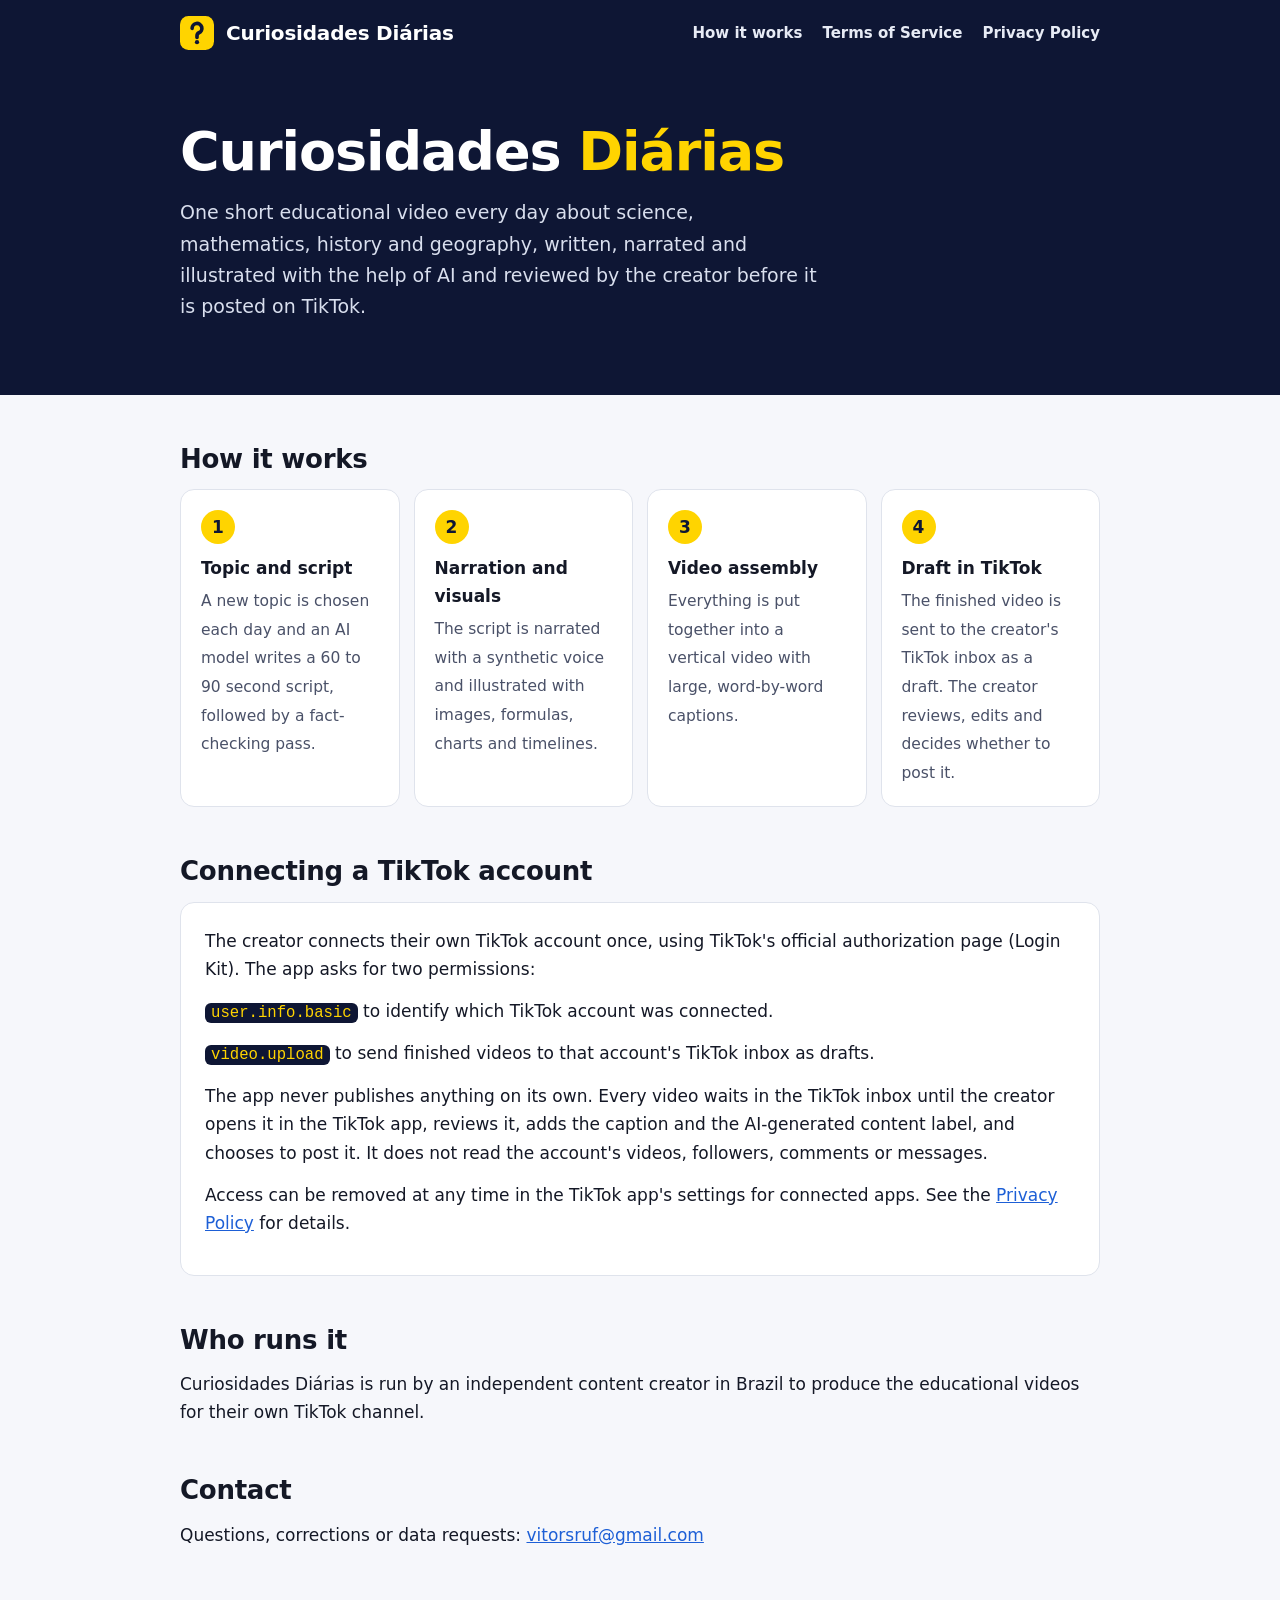
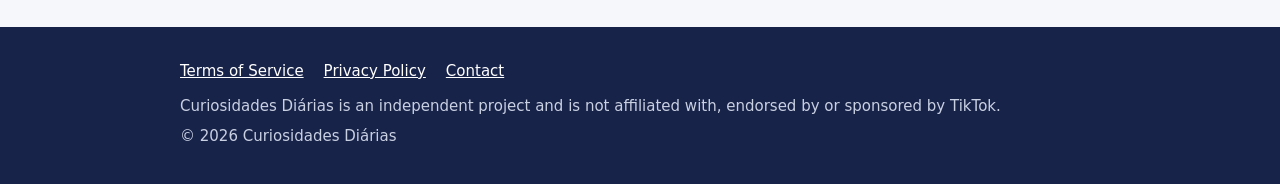
<file: index.html>
<!doctype html>
<html lang="en">
<head>
<meta charset="utf-8">
<meta name="viewport" content="width=device-width, initial-scale=1">
<title>Curiosidades Diárias</title>
<meta name="description" content="One short educational video every day about science, mathematics, history and geography.">
<link rel="stylesheet" href="style.css">
</head>
<body>
<header class="site-header">
  <div class="wrap">
    <a class="brand" href="./">
      <svg width="34" height="34" viewBox="0 0 800 800" aria-hidden="true"><rect width="800" height="800" rx="200" fill="#FFD400"/><g transform="translate(0 -10)"><path d="M 285 300 A 115 115 0 1 1 445 405 Q 400 425 400 480 L 400 515" fill="none" stroke="#0E1634" stroke-width="86" stroke-linecap="round" stroke-linejoin="round"/><circle cx="400" cy="625" r="50" fill="#0E1634"/></g></svg>
      Curiosidades Diárias
    </a>
    <nav class="site-nav" aria-label="Main">
      <a href="#how-it-works">How it works</a>
      <a href="terms.html">Terms of Service</a>
      <a href="privacy.html">Privacy Policy</a>
    </nav>
  </div>
</header>

<div class="hero">
  <div class="wrap">
    <h1>Curiosidades <span>Diárias</span></h1>
    <p>One short educational video every day about science, mathematics, history and geography, written, narrated and illustrated with the help of AI and reviewed by the creator before it is posted on TikTok.</p>
  </div>
</div>

<main class="wrap">
  <section id="how-it-works">
    <h2>How it works</h2>
    <ol class="steps">
      <li><span class="num">1</span><strong>Topic and script</strong><span class="txt">A new topic is chosen each day and an AI model writes a 60 to 90 second script, followed by a fact-checking pass.</span></li>
      <li><span class="num">2</span><strong>Narration and visuals</strong><span class="txt">The script is narrated with a synthetic voice and illustrated with images, formulas, charts and timelines.</span></li>
      <li><span class="num">3</span><strong>Video assembly</strong><span class="txt">Everything is put together into a vertical video with large, word-by-word captions.</span></li>
      <li><span class="num">4</span><strong>Draft in TikTok</strong><span class="txt">The finished video is sent to the creator's TikTok inbox as a draft. The creator reviews, edits and decides whether to post it.</span></li>
    </ol>
  </section>

  <section id="tiktok">
    <h2>Connecting a TikTok account</h2>
    <div class="card">
      <p>The creator connects their own TikTok account once, using TikTok's official authorization page (Login Kit). The app asks for two permissions:</p>
      <ul class="scopes">
        <li><code>user.info.basic</code> to identify which TikTok account was connected.</li>
        <li><code>video.upload</code> to send finished videos to that account's TikTok inbox as drafts.</li>
      </ul>
      <p>The app never publishes anything on its own. Every video waits in the TikTok inbox until the creator opens it in the TikTok app, reviews it, adds the caption and the AI-generated content label, and chooses to post it. It does not read the account's videos, followers, comments or messages.</p>
      <p>Access can be removed at any time in the TikTok app's settings for connected apps. See the <a href="privacy.html">Privacy Policy</a> for details.</p>
    </div>
  </section>

  <section id="about">
    <h2>Who runs it</h2>
    <p>Curiosidades Diárias is run by an independent content creator in Brazil to produce the educational videos for their own TikTok channel.</p>
  </section>

  <section id="contact">
    <h2>Contact</h2>
    <p>Questions, corrections or data requests: <a href="mailto:vitorsruf@gmail.com">vitorsruf@gmail.com</a></p>
  </section>
</main>

<footer class="site-footer">
  <div class="wrap">
    <div class="links">
      <a href="terms.html">Terms of Service</a>
      <a href="privacy.html">Privacy Policy</a>
      <a href="mailto:vitorsruf@gmail.com">Contact</a>
    </div>
    <p>Curiosidades Diárias is an independent project and is not affiliated with, endorsed by or sponsored by TikTok.</p>
    <p>© 2026 Curiosidades Diárias</p>
  </div>
</footer>
</body>
</html>
</file>
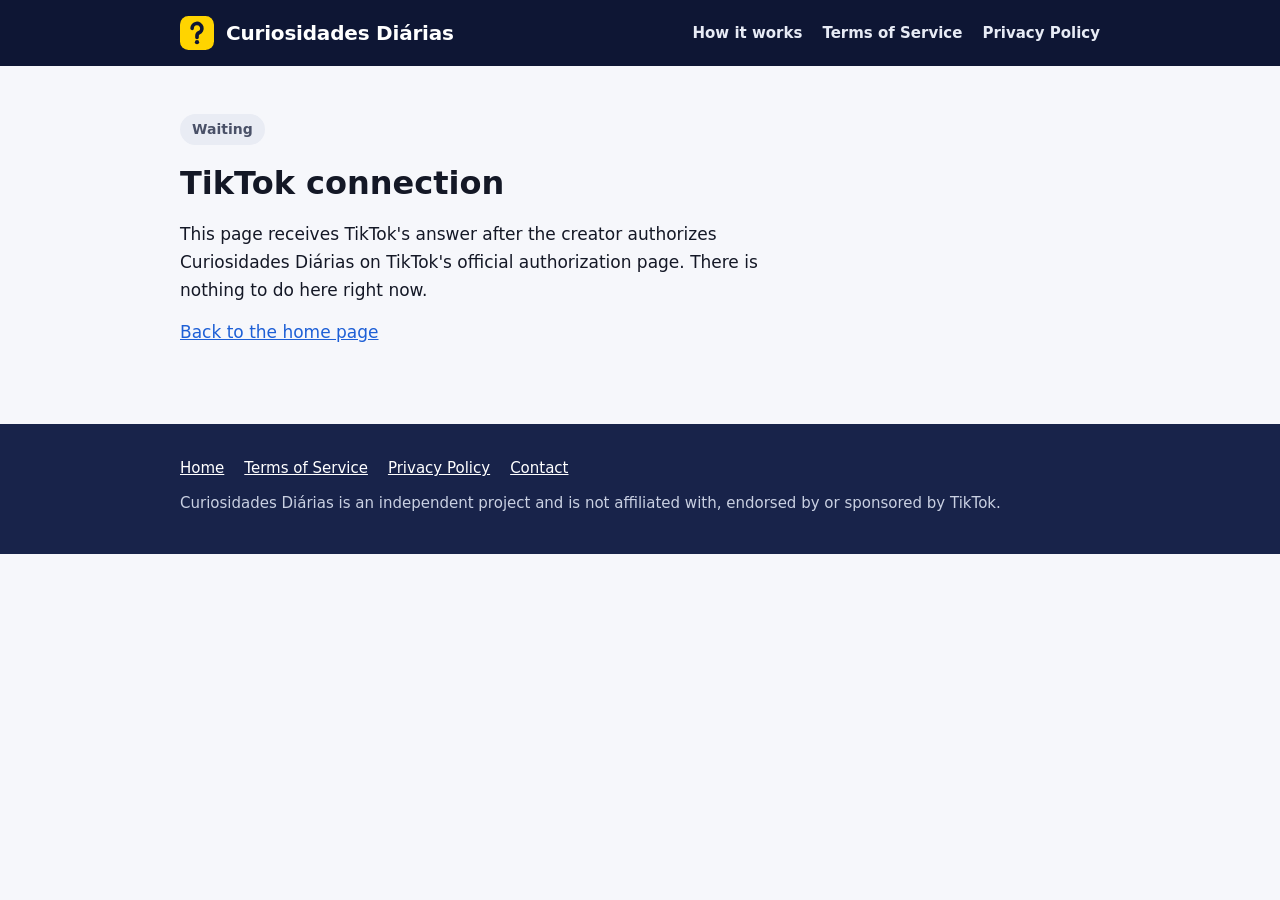
<file: callback.html>
<!doctype html>
<html lang="en">
<head>
<meta charset="utf-8">
<meta name="viewport" content="width=device-width, initial-scale=1">
<meta name="robots" content="noindex">
<meta name="referrer" content="no-referrer">
<title>TikTok connection · Curiosidades Diárias</title>
<link rel="stylesheet" href="style.css">
</head>
<body>
<header class="site-header">
  <div class="wrap">
    <a class="brand" href="./">
      <svg width="34" height="34" viewBox="0 0 800 800" aria-hidden="true"><rect width="800" height="800" rx="200" fill="#FFD400"/><g transform="translate(0 -10)"><path d="M 285 300 A 115 115 0 1 1 445 405 Q 400 425 400 480 L 400 515" fill="none" stroke="#0E1634" stroke-width="86" stroke-linecap="round" stroke-linejoin="round"/><circle cx="400" cy="625" r="50" fill="#0E1634"/></g></svg>
      Curiosidades Diárias
    </a>
    <nav class="site-nav" aria-label="Main">
      <a href="./#how-it-works">How it works</a>
      <a href="terms.html">Terms of Service</a>
      <a href="privacy.html">Privacy Policy</a>
    </nav>
  </div>
</header>

<main class="wrap">
  <div class="status" id="ok" hidden>
    <span class="badge ok">Connected</span>
    <h1 style="font-size: 32px; margin: 0 0 10px">TikTok account authorized</h1>
    <p>TikTok sent back the authorization. To finish connecting, copy the address of this page and paste it into the setup tool that is waiting for it.</p>
    <p lang="pt-BR">Conta autorizada. Copie o endereço desta página e cole no terminal onde o <code>tiktok_auth.py</code> está aguardando.</p>
    <div class="copy-row">
      <input id="url" type="text" readonly aria-label="Page address">
      <button type="button" id="copy">Copy address</button>
    </div>
    <p id="copied" role="status" aria-live="polite"></p>
    <p style="color: var(--muted); font-size: 15px">The code in this address works only once and expires in a few minutes. Nothing is sent from this page to any server.</p>
  </div>

  <div class="status" id="err" hidden>
    <span class="badge err">Not connected</span>
    <h1 style="font-size: 32px; margin: 0 0 10px">Authorization was not completed</h1>
    <p id="err-text">TikTok did not authorize the connection.</p>
    <p>You can close this page and start the connection again.</p>
  </div>

  <div class="status" id="idle">
    <span class="badge idle">Waiting</span>
    <h1 style="font-size: 32px; margin: 0 0 10px">TikTok connection</h1>
    <p>This page receives TikTok's answer after the creator authorizes Curiosidades Diárias on TikTok's official authorization page. There is nothing to do here right now.</p>
    <p><a href="./">Back to the home page</a></p>
  </div>
</main>

<footer class="site-footer">
  <div class="wrap">
    <div class="links">
      <a href="./">Home</a>
      <a href="terms.html">Terms of Service</a>
      <a href="privacy.html">Privacy Policy</a>
      <a href="mailto:vitorsruf@gmail.com">Contact</a>
    </div>
    <p>Curiosidades Diárias is an independent project and is not affiliated with, endorsed by or sponsored by TikTok.</p>
  </div>
</footer>

<script>
(function () {
  var params = new URLSearchParams(window.location.search);
  var show = function (id) {
    ["ok", "err", "idle"].forEach(function (x) { document.getElementById(x).hidden = x !== id; });
  };
  if (params.get("code")) {
    show("ok");
    var input = document.getElementById("url");
    input.value = window.location.href;
    document.getElementById("copy").addEventListener("click", function () {
      var done = function () { document.getElementById("copied").textContent = "Copied. Paste it in the setup tool."; };
      if (navigator.clipboard && navigator.clipboard.writeText) {
        navigator.clipboard.writeText(input.value).then(done, function () { input.select(); });
      } else {
        input.select();
        try { document.execCommand("copy"); done(); } catch (e) {}
      }
    });
  } else if (params.get("error")) {
    show("err");
    var desc = params.get("error_description") || params.get("error");
    document.getElementById("err-text").textContent = "TikTok answered: " + desc;
  }
})();
</script>
</body>
</html>
</file>
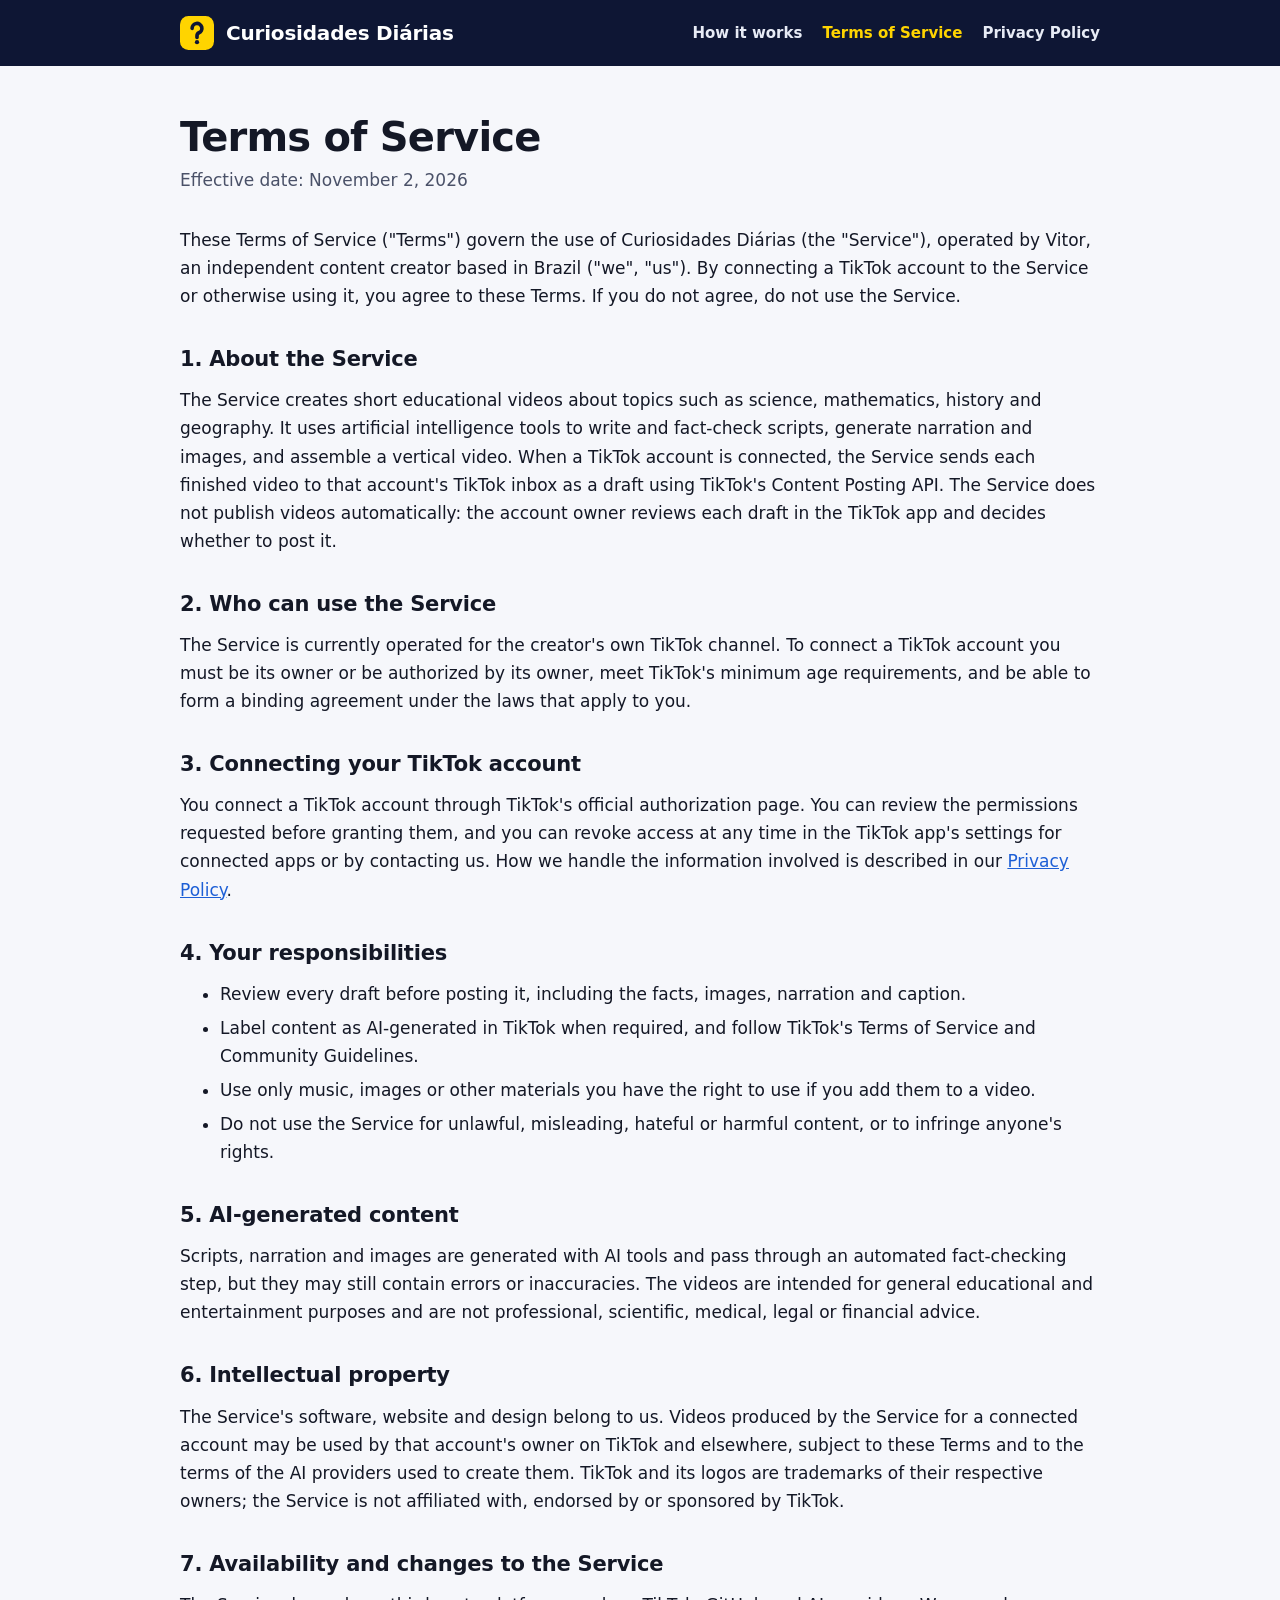
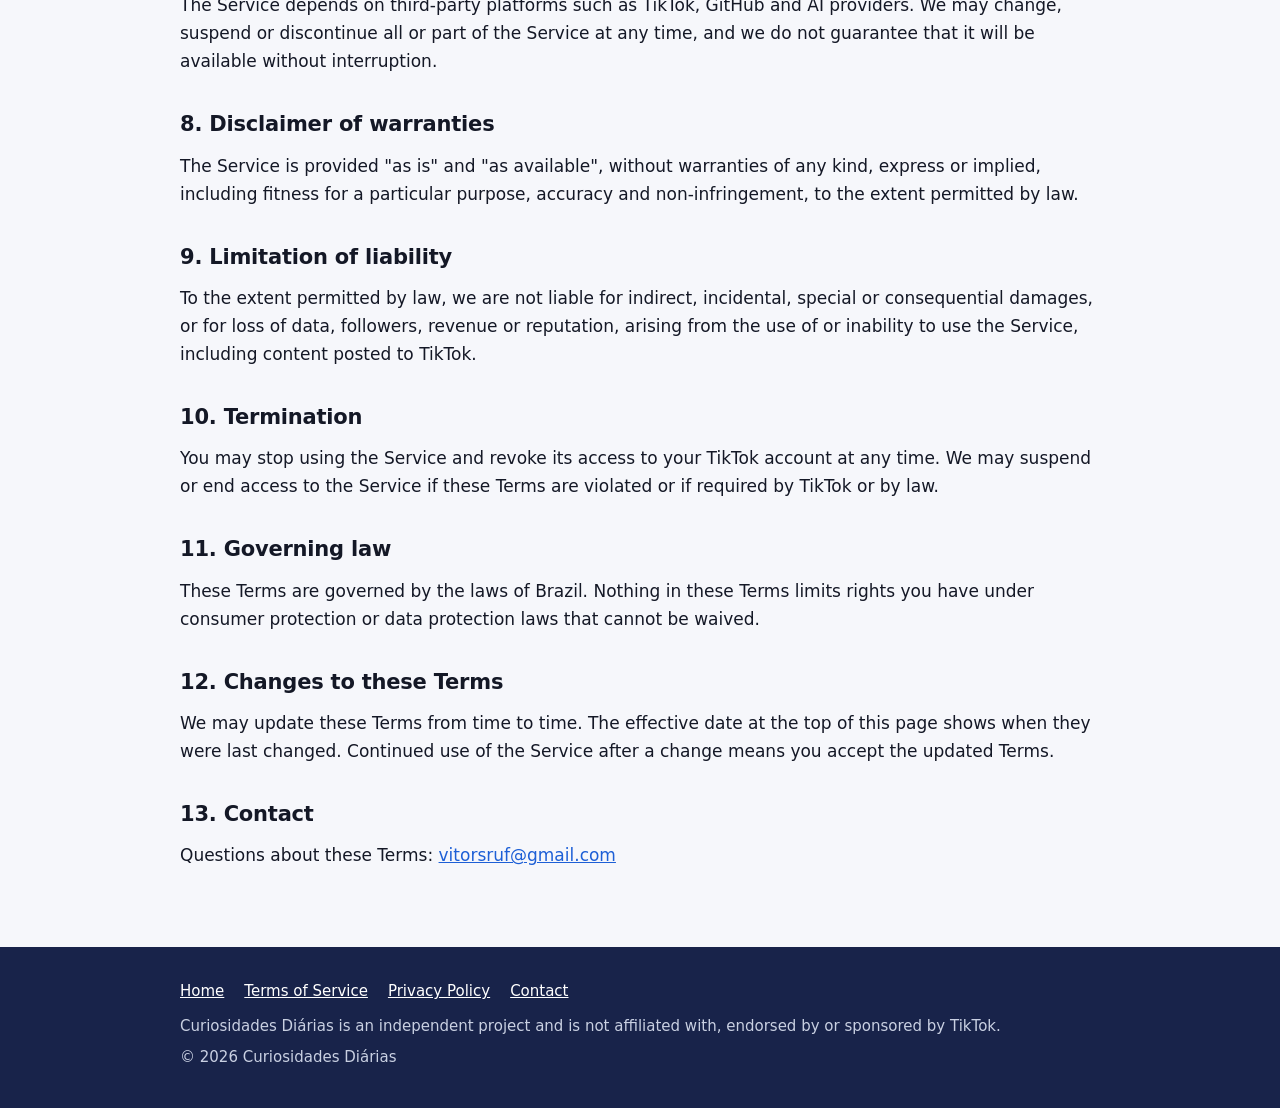
<file: index (1).html>
<!doctype html>
<html lang="en">
<head>
<meta charset="utf-8">
<meta name="viewport" content="width=device-width, initial-scale=1">
<title>Terms of Service · Curiosidades Diárias</title>
<link rel="stylesheet" href="../style.css">
</head>
<body>
<header class="site-header">
  <div class="wrap">
    <a class="brand" href="../">
      <svg width="34" height="34" viewBox="0 0 800 800" aria-hidden="true"><rect width="800" height="800" rx="200" fill="#FFD400"/><g transform="translate(0 -10)"><path d="M 285 300 A 115 115 0 1 1 445 405 Q 400 425 400 480 L 400 515" fill="none" stroke="#0E1634" stroke-width="86" stroke-linecap="round" stroke-linejoin="round"/><circle cx="400" cy="625" r="50" fill="#0E1634"/></g></svg>
      Curiosidades Diárias
    </a>
    <nav class="site-nav" aria-label="Main">
      <a href="../#how-it-works">How it works</a>
      <a href="./" aria-current="page">Terms of Service</a>
      <a href="../privacy/">Privacy Policy</a>
    </nav>
  </div>
</header>

<main class="wrap doc">
  <h1>Terms of Service</h1>
  <p class="meta">Effective date: November 2, 2026</p>

  <p>These Terms of Service ("Terms") govern the use of Curiosidades Diárias (the "Service"), operated by Vitor, an independent content creator based in Brazil ("we", "us"). By connecting a TikTok account to the Service or otherwise using it, you agree to these Terms. If you do not agree, do not use the Service.</p>

  <h2>1. About the Service</h2>
  <p>The Service creates short educational videos about topics such as science, mathematics, history and geography. It uses artificial intelligence tools to write and fact-check scripts, generate narration and images, and assemble a vertical video. When a TikTok account is connected, the Service sends each finished video to that account's TikTok inbox as a draft using TikTok's Content Posting API. The Service does not publish videos automatically: the account owner reviews each draft in the TikTok app and decides whether to post it.</p>

  <h2>2. Who can use the Service</h2>
  <p>The Service is currently operated for the creator's own TikTok channel. To connect a TikTok account you must be its owner or be authorized by its owner, meet TikTok's minimum age requirements, and be able to form a binding agreement under the laws that apply to you.</p>

  <h2>3. Connecting your TikTok account</h2>
  <p>You connect a TikTok account through TikTok's official authorization page. You can review the permissions requested before granting them, and you can revoke access at any time in the TikTok app's settings for connected apps or by contacting us. How we handle the information involved is described in our <a href="../privacy/">Privacy Policy</a>.</p>

  <h2>4. Your responsibilities</h2>
  <ul>
    <li>Review every draft before posting it, including the facts, images, narration and caption.</li>
    <li>Label content as AI-generated in TikTok when required, and follow TikTok's Terms of Service and Community Guidelines.</li>
    <li>Use only music, images or other materials you have the right to use if you add them to a video.</li>
    <li>Do not use the Service for unlawful, misleading, hateful or harmful content, or to infringe anyone's rights.</li>
  </ul>

  <h2>5. AI-generated content</h2>
  <p>Scripts, narration and images are generated with AI tools and pass through an automated fact-checking step, but they may still contain errors or inaccuracies. The videos are intended for general educational and entertainment purposes and are not professional, scientific, medical, legal or financial advice.</p>

  <h2>6. Intellectual property</h2>
  <p>The Service's software, website and design belong to us. Videos produced by the Service for a connected account may be used by that account's owner on TikTok and elsewhere, subject to these Terms and to the terms of the AI providers used to create them. TikTok and its logos are trademarks of their respective owners; the Service is not affiliated with, endorsed by or sponsored by TikTok.</p>

  <h2>7. Availability and changes to the Service</h2>
  <p>The Service depends on third-party platforms such as TikTok, GitHub and AI providers. We may change, suspend or discontinue all or part of the Service at any time, and we do not guarantee that it will be available without interruption.</p>

  <h2>8. Disclaimer of warranties</h2>
  <p>The Service is provided "as is" and "as available", without warranties of any kind, express or implied, including fitness for a particular purpose, accuracy and non-infringement, to the extent permitted by law.</p>

  <h2>9. Limitation of liability</h2>
  <p>To the extent permitted by law, we are not liable for indirect, incidental, special or consequential damages, or for loss of data, followers, revenue or reputation, arising from the use of or inability to use the Service, including content posted to TikTok.</p>

  <h2>10. Termination</h2>
  <p>You may stop using the Service and revoke its access to your TikTok account at any time. We may suspend or end access to the Service if these Terms are violated or if required by TikTok or by law.</p>

  <h2>11. Governing law</h2>
  <p>These Terms are governed by the laws of Brazil. Nothing in these Terms limits rights you have under consumer protection or data protection laws that cannot be waived.</p>

  <h2>12. Changes to these Terms</h2>
  <p>We may update these Terms from time to time. The effective date at the top of this page shows when they were last changed. Continued use of the Service after a change means you accept the updated Terms.</p>

  <h2>13. Contact</h2>
  <p>Questions about these Terms: <a href="mailto:vitorsruf@gmail.com">vitorsruf@gmail.com</a></p>
</main>

<footer class="site-footer">
  <div class="wrap">
    <div class="links">
      <a href="../">Home</a>
      <a href="./">Terms of Service</a>
      <a href="../privacy/">Privacy Policy</a>
      <a href="mailto:vitorsruf@gmail.com">Contact</a>
    </div>
    <p>Curiosidades Diárias is an independent project and is not affiliated with, endorsed by or sponsored by TikTok.</p>
    <p>© 2026 Curiosidades Diárias</p>
  </div>
</footer>
</body>
</html>
</file>
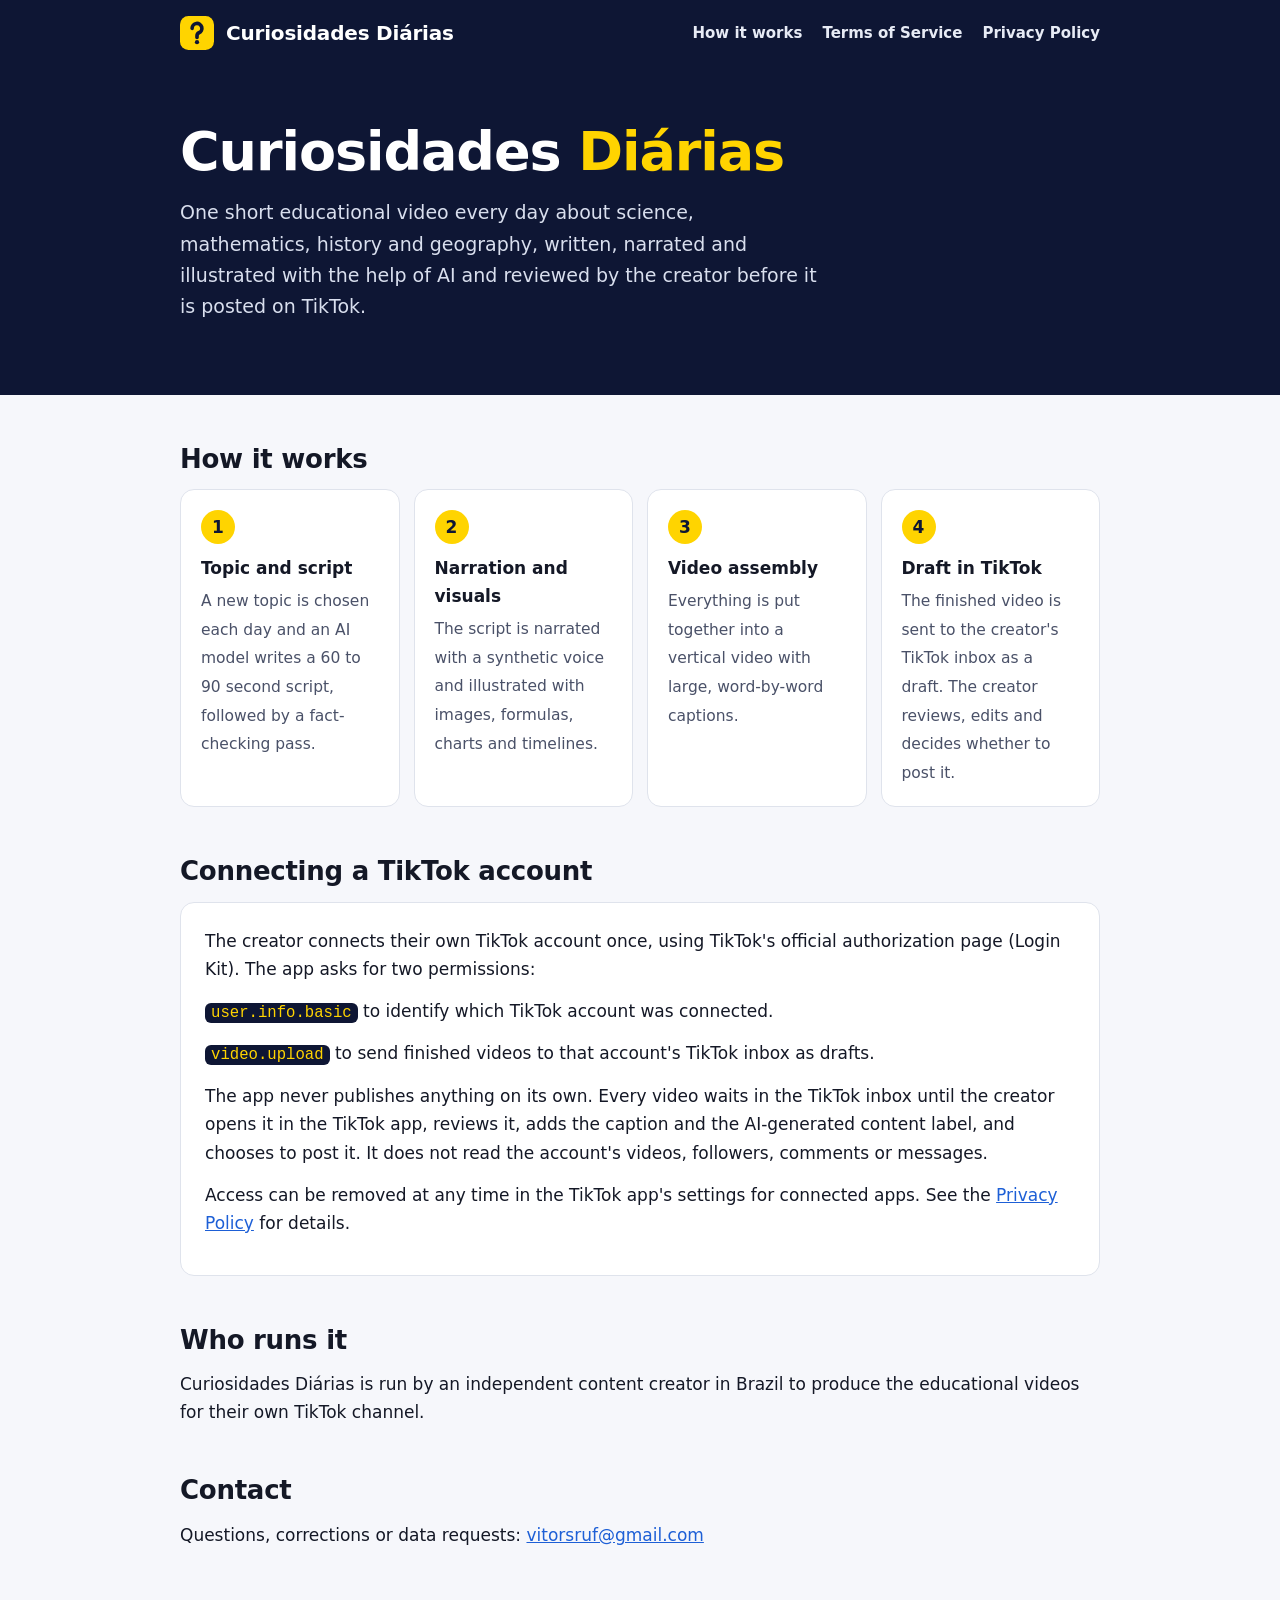
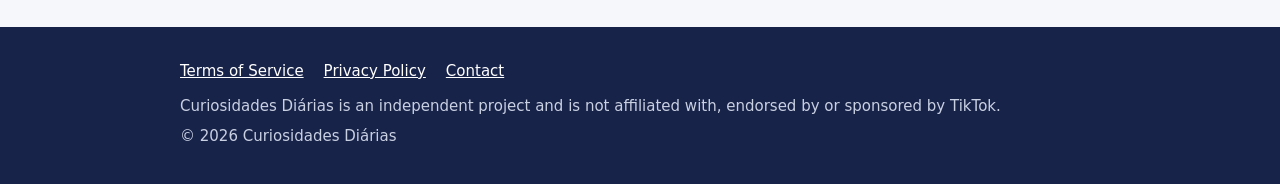
<file: index (2).html>
<!doctype html>
<html lang="en">
<head>
<meta charset="utf-8">
<meta name="viewport" content="width=device-width, initial-scale=1">
<title>Curiosidades Diárias</title>
<meta name="description" content="One short educational video every day about science, mathematics, history and geography.">
<link rel="stylesheet" href="style.css">
</head>
<body>
<header class="site-header">
  <div class="wrap">
    <a class="brand" href="./">
      <svg width="34" height="34" viewBox="0 0 800 800" aria-hidden="true"><rect width="800" height="800" rx="200" fill="#FFD400"/><g transform="translate(0 -10)"><path d="M 285 300 A 115 115 0 1 1 445 405 Q 400 425 400 480 L 400 515" fill="none" stroke="#0E1634" stroke-width="86" stroke-linecap="round" stroke-linejoin="round"/><circle cx="400" cy="625" r="50" fill="#0E1634"/></g></svg>
      Curiosidades Diárias
    </a>
    <nav class="site-nav" aria-label="Main">
      <a href="#how-it-works">How it works</a>
      <a href="terms/">Terms of Service</a>
      <a href="privacy/">Privacy Policy</a>
    </nav>
  </div>
</header>

<div class="hero">
  <div class="wrap">
    <h1>Curiosidades <span>Diárias</span></h1>
    <p>One short educational video every day about science, mathematics, history and geography, written, narrated and illustrated with the help of AI and reviewed by the creator before it is posted on TikTok.</p>
  </div>
</div>

<main class="wrap">
  <section id="how-it-works">
    <h2>How it works</h2>
    <ol class="steps">
      <li><span class="num">1</span><strong>Topic and script</strong><span class="txt">A new topic is chosen each day and an AI model writes a 60 to 90 second script, followed by a fact-checking pass.</span></li>
      <li><span class="num">2</span><strong>Narration and visuals</strong><span class="txt">The script is narrated with a synthetic voice and illustrated with images, formulas, charts and timelines.</span></li>
      <li><span class="num">3</span><strong>Video assembly</strong><span class="txt">Everything is put together into a vertical video with large, word-by-word captions.</span></li>
      <li><span class="num">4</span><strong>Draft in TikTok</strong><span class="txt">The finished video is sent to the creator's TikTok inbox as a draft. The creator reviews, edits and decides whether to post it.</span></li>
    </ol>
  </section>

  <section id="tiktok">
    <h2>Connecting a TikTok account</h2>
    <div class="card">
      <p>The creator connects their own TikTok account once, using TikTok's official authorization page (Login Kit). The app asks for two permissions:</p>
      <ul class="scopes">
        <li><code>user.info.basic</code> to identify which TikTok account was connected.</li>
        <li><code>video.upload</code> to send finished videos to that account's TikTok inbox as drafts.</li>
      </ul>
      <p>The app never publishes anything on its own. Every video waits in the TikTok inbox until the creator opens it in the TikTok app, reviews it, adds the caption and the AI-generated content label, and chooses to post it. It does not read the account's videos, followers, comments or messages.</p>
      <p>Access can be removed at any time in the TikTok app's settings for connected apps. See the <a href="privacy/">Privacy Policy</a> for details.</p>
    </div>
  </section>

  <section id="about">
    <h2>Who runs it</h2>
    <p>Curiosidades Diárias is run by an independent content creator in Brazil to produce the educational videos for their own TikTok channel.</p>
  </section>

  <section id="contact">
    <h2>Contact</h2>
    <p>Questions, corrections or data requests: <a href="mailto:vitorsruf@gmail.com">vitorsruf@gmail.com</a></p>
  </section>
</main>

<footer class="site-footer">
  <div class="wrap">
    <div class="links">
      <a href="terms/">Terms of Service</a>
      <a href="privacy/">Privacy Policy</a>
      <a href="mailto:vitorsruf@gmail.com">Contact</a>
    </div>
    <p>Curiosidades Diárias is an independent project and is not affiliated with, endorsed by or sponsored by TikTok.</p>
    <p>© 2026 Curiosidades Diárias</p>
  </div>
</footer>
</body>
</html>
</file>
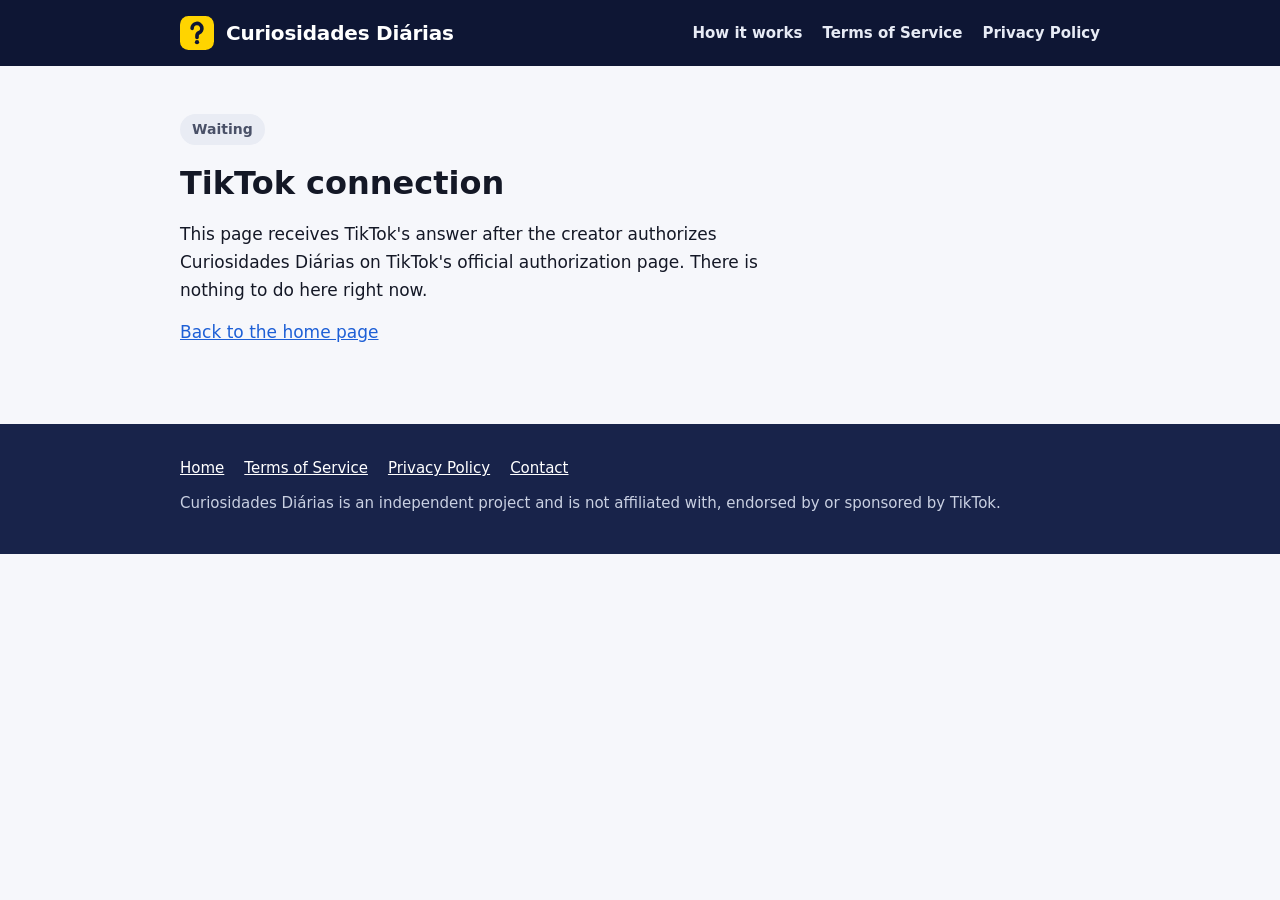
<file: index (3).html>
<!doctype html>
<html lang="en">
<head>
<meta charset="utf-8">
<meta name="viewport" content="width=device-width, initial-scale=1">
<meta name="robots" content="noindex">
<meta name="referrer" content="no-referrer">
<title>TikTok connection · Curiosidades Diárias</title>
<link rel="stylesheet" href="../style.css">
</head>
<body>
<header class="site-header">
  <div class="wrap">
    <a class="brand" href="../">
      <svg width="34" height="34" viewBox="0 0 800 800" aria-hidden="true"><rect width="800" height="800" rx="200" fill="#FFD400"/><g transform="translate(0 -10)"><path d="M 285 300 A 115 115 0 1 1 445 405 Q 400 425 400 480 L 400 515" fill="none" stroke="#0E1634" stroke-width="86" stroke-linecap="round" stroke-linejoin="round"/><circle cx="400" cy="625" r="50" fill="#0E1634"/></g></svg>
      Curiosidades Diárias
    </a>
    <nav class="site-nav" aria-label="Main">
      <a href="../#how-it-works">How it works</a>
      <a href="../terms/">Terms of Service</a>
      <a href="../privacy/">Privacy Policy</a>
    </nav>
  </div>
</header>

<main class="wrap">
  <div class="status" id="ok" hidden>
    <span class="badge ok">Connected</span>
    <h1 style="font-size: 32px; margin: 0 0 10px">TikTok account authorized</h1>
    <p>TikTok sent back the authorization. To finish connecting, copy the address of this page and paste it into the setup tool that is waiting for it.</p>
    <p lang="pt-BR">Conta autorizada. Copie o endereço desta página e cole no terminal onde o <code>tiktok_auth.py</code> está aguardando.</p>
    <div class="copy-row">
      <input id="url" type="text" readonly aria-label="Page address">
      <button type="button" id="copy">Copy address</button>
    </div>
    <p id="copied" role="status" aria-live="polite"></p>
    <p style="color: var(--muted); font-size: 15px">The code in this address works only once and expires in a few minutes. Nothing is sent from this page to any server.</p>
  </div>

  <div class="status" id="err" hidden>
    <span class="badge err">Not connected</span>
    <h1 style="font-size: 32px; margin: 0 0 10px">Authorization was not completed</h1>
    <p id="err-text">TikTok did not authorize the connection.</p>
    <p>You can close this page and start the connection again.</p>
  </div>

  <div class="status" id="idle">
    <span class="badge idle">Waiting</span>
    <h1 style="font-size: 32px; margin: 0 0 10px">TikTok connection</h1>
    <p>This page receives TikTok's answer after the creator authorizes Curiosidades Diárias on TikTok's official authorization page. There is nothing to do here right now.</p>
    <p><a href="../">Back to the home page</a></p>
  </div>
</main>

<footer class="site-footer">
  <div class="wrap">
    <div class="links">
      <a href="../">Home</a>
      <a href="../terms/">Terms of Service</a>
      <a href="../privacy/">Privacy Policy</a>
      <a href="mailto:vitorsruf@gmail.com">Contact</a>
    </div>
    <p>Curiosidades Diárias is an independent project and is not affiliated with, endorsed by or sponsored by TikTok.</p>
  </div>
</footer>

<script>
(function () {
  var params = new URLSearchParams(window.location.search);
  var show = function (id) {
    ["ok", "err", "idle"].forEach(function (x) { document.getElementById(x).hidden = x !== id; });
  };
  if (params.get("code")) {
    show("ok");
    var input = document.getElementById("url");
    input.value = window.location.href;
    document.getElementById("copy").addEventListener("click", function () {
      var done = function () { document.getElementById("copied").textContent = "Copied. Paste it in the setup tool."; };
      if (navigator.clipboard && navigator.clipboard.writeText) {
        navigator.clipboard.writeText(input.value).then(done, function () { input.select(); });
      } else {
        input.select();
        try { document.execCommand("copy"); done(); } catch (e) {}
      }
    });
  } else if (params.get("error")) {
    show("err");
    var desc = params.get("error_description") || params.get("error");
    document.getElementById("err-text").textContent = "TikTok answered: " + desc;
  }
})();
</script>
</body>
</html>
</file>
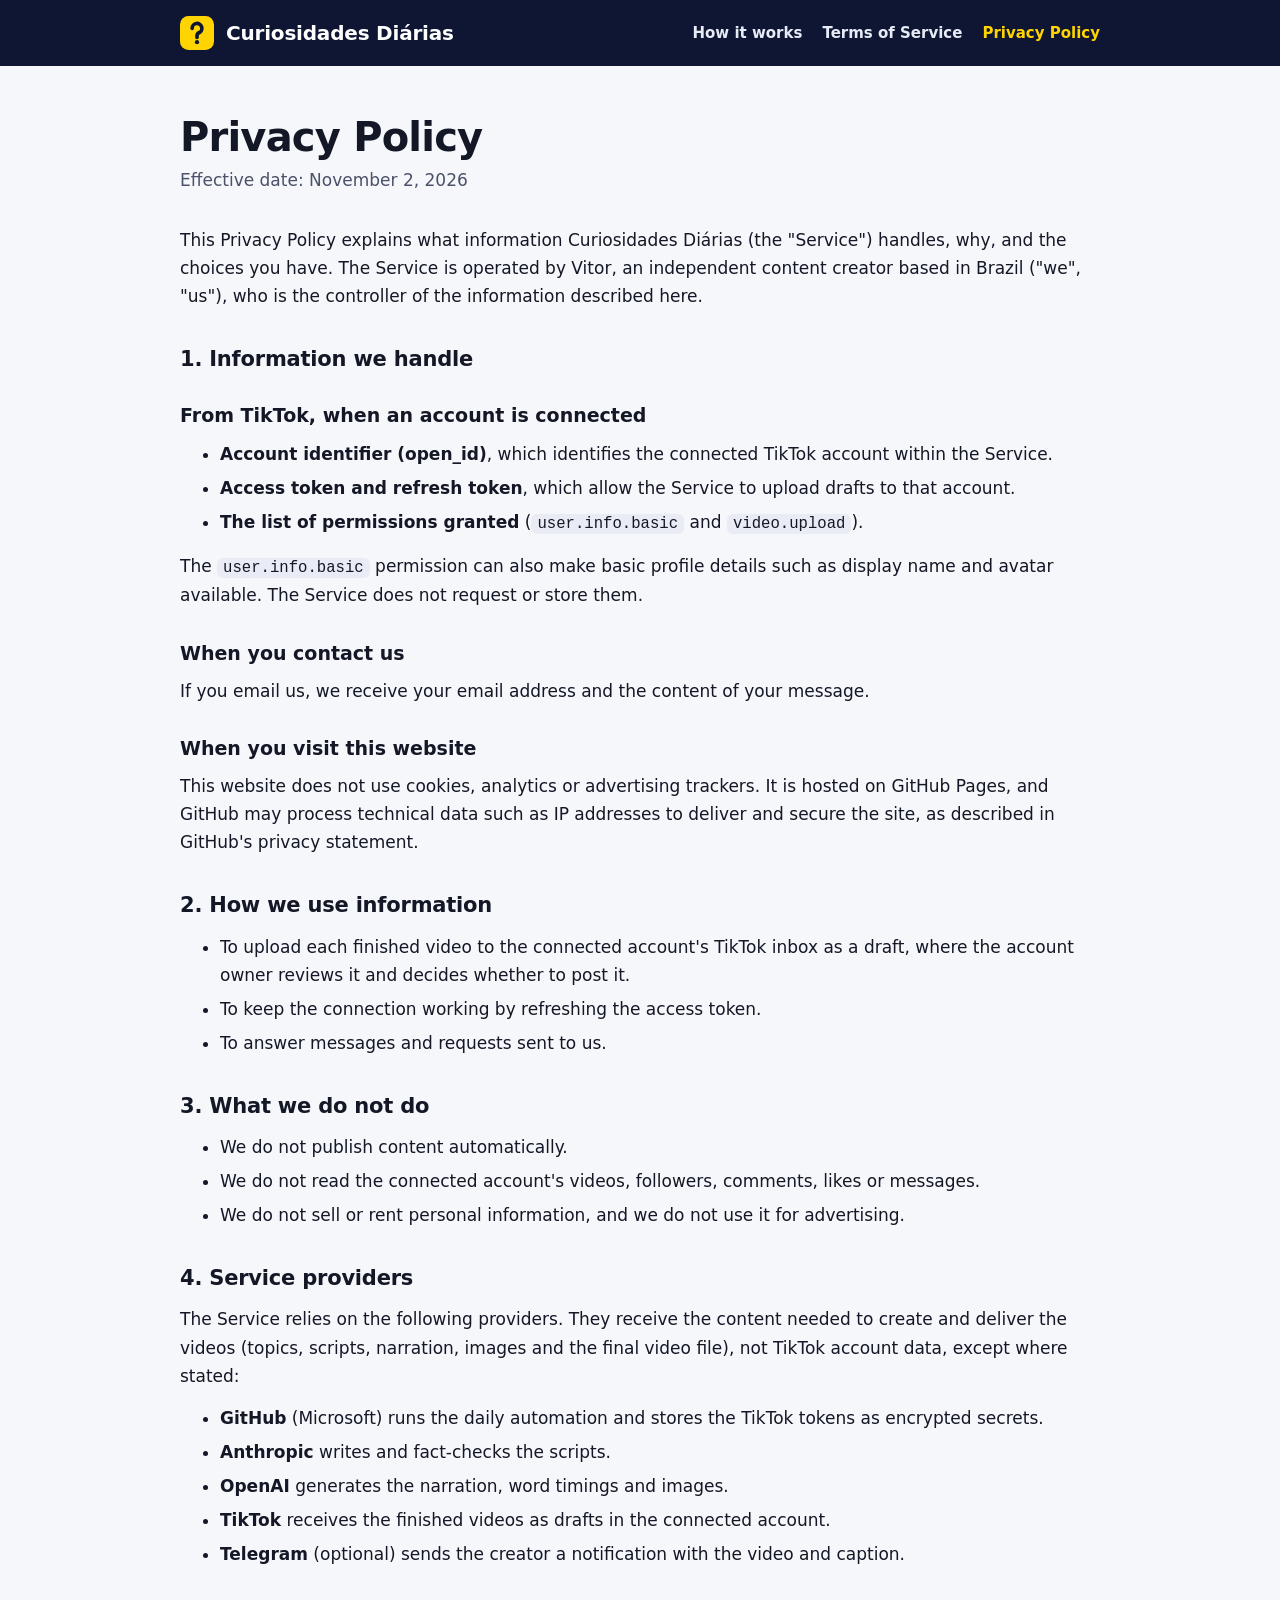
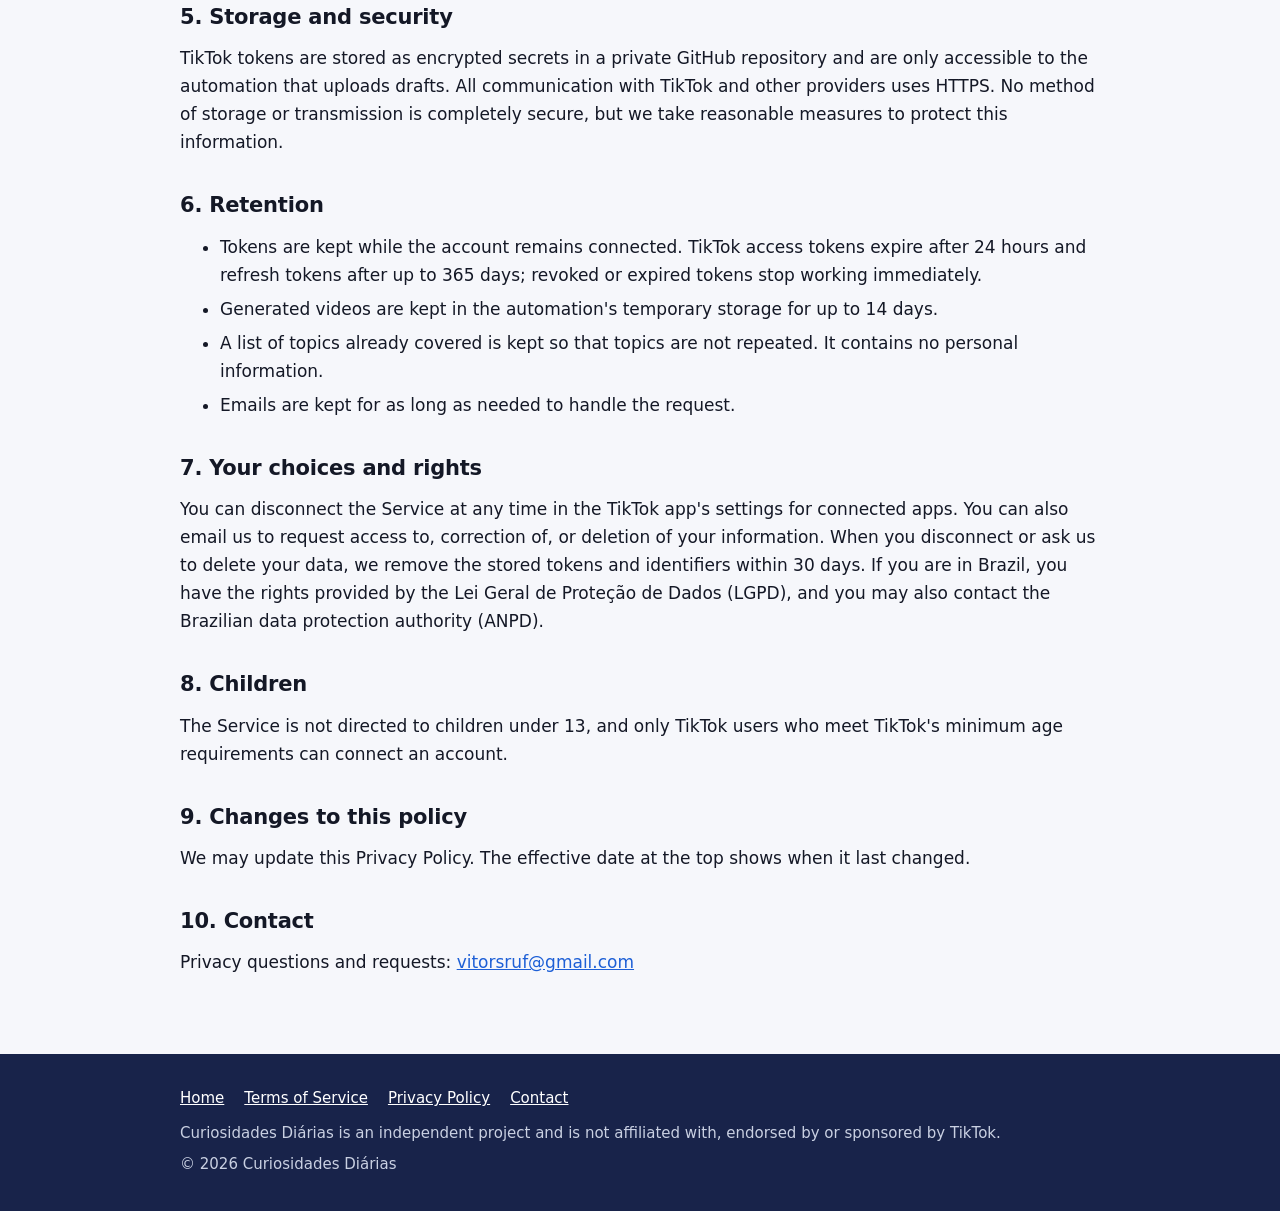
<file: privacy.html>
<!doctype html>
<html lang="en">
<head>
<meta charset="utf-8">
<meta name="viewport" content="width=device-width, initial-scale=1">
<title>Privacy Policy · Curiosidades Diárias</title>
<link rel="stylesheet" href="style.css">
</head>
<body>
<header class="site-header">
  <div class="wrap">
    <a class="brand" href="./">
      <svg width="34" height="34" viewBox="0 0 800 800" aria-hidden="true"><rect width="800" height="800" rx="200" fill="#FFD400"/><g transform="translate(0 -10)"><path d="M 285 300 A 115 115 0 1 1 445 405 Q 400 425 400 480 L 400 515" fill="none" stroke="#0E1634" stroke-width="86" stroke-linecap="round" stroke-linejoin="round"/><circle cx="400" cy="625" r="50" fill="#0E1634"/></g></svg>
      Curiosidades Diárias
    </a>
    <nav class="site-nav" aria-label="Main">
      <a href="./#how-it-works">How it works</a>
      <a href="terms.html">Terms of Service</a>
      <a href="privacy.html" aria-current="page">Privacy Policy</a>
    </nav>
  </div>
</header>

<main class="wrap doc">
  <h1>Privacy Policy</h1>
  <p class="meta">Effective date: November 2, 2026</p>

  <p>This Privacy Policy explains what information Curiosidades Diárias (the "Service") handles, why, and the choices you have. The Service is operated by Vitor, an independent content creator based in Brazil ("we", "us"), who is the controller of the information described here.</p>

  <h2>1. Information we handle</h2>
  <h3>From TikTok, when an account is connected</h3>
  <ul>
    <li><strong>Account identifier (open_id)</strong>, which identifies the connected TikTok account within the Service.</li>
    <li><strong>Access token and refresh token</strong>, which allow the Service to upload drafts to that account.</li>
    <li><strong>The list of permissions granted</strong> (<code>user.info.basic</code> and <code>video.upload</code>).</li>
  </ul>
  <p>The <code>user.info.basic</code> permission can also make basic profile details such as display name and avatar available. The Service does not request or store them.</p>

  <h3>When you contact us</h3>
  <p>If you email us, we receive your email address and the content of your message.</p>

  <h3>When you visit this website</h3>
  <p>This website does not use cookies, analytics or advertising trackers. It is hosted on GitHub Pages, and GitHub may process technical data such as IP addresses to deliver and secure the site, as described in GitHub's privacy statement.</p>

  <h2>2. How we use information</h2>
  <ul>
    <li>To upload each finished video to the connected account's TikTok inbox as a draft, where the account owner reviews it and decides whether to post it.</li>
    <li>To keep the connection working by refreshing the access token.</li>
    <li>To answer messages and requests sent to us.</li>
  </ul>

  <h2>3. What we do not do</h2>
  <ul>
    <li>We do not publish content automatically.</li>
    <li>We do not read the connected account's videos, followers, comments, likes or messages.</li>
    <li>We do not sell or rent personal information, and we do not use it for advertising.</li>
  </ul>

  <h2>4. Service providers</h2>
  <p>The Service relies on the following providers. They receive the content needed to create and deliver the videos (topics, scripts, narration, images and the final video file), not TikTok account data, except where stated:</p>
  <ul>
    <li><strong>GitHub</strong> (Microsoft) runs the daily automation and stores the TikTok tokens as encrypted secrets.</li>
    <li><strong>Anthropic</strong> writes and fact-checks the scripts.</li>
    <li><strong>OpenAI</strong> generates the narration, word timings and images.</li>
    <li><strong>TikTok</strong> receives the finished videos as drafts in the connected account.</li>
    <li><strong>Telegram</strong> (optional) sends the creator a notification with the video and caption.</li>
  </ul>

  <h2>5. Storage and security</h2>
  <p>TikTok tokens are stored as encrypted secrets in a private GitHub repository and are only accessible to the automation that uploads drafts. All communication with TikTok and other providers uses HTTPS. No method of storage or transmission is completely secure, but we take reasonable measures to protect this information.</p>

  <h2>6. Retention</h2>
  <ul>
    <li>Tokens are kept while the account remains connected. TikTok access tokens expire after 24 hours and refresh tokens after up to 365 days; revoked or expired tokens stop working immediately.</li>
    <li>Generated videos are kept in the automation's temporary storage for up to 14 days.</li>
    <li>A list of topics already covered is kept so that topics are not repeated. It contains no personal information.</li>
    <li>Emails are kept for as long as needed to handle the request.</li>
  </ul>

  <h2>7. Your choices and rights</h2>
  <p>You can disconnect the Service at any time in the TikTok app's settings for connected apps. You can also email us to request access to, correction of, or deletion of your information. When you disconnect or ask us to delete your data, we remove the stored tokens and identifiers within 30 days. If you are in Brazil, you have the rights provided by the Lei Geral de Proteção de Dados (LGPD), and you may also contact the Brazilian data protection authority (ANPD).</p>

  <h2>8. Children</h2>
  <p>The Service is not directed to children under 13, and only TikTok users who meet TikTok's minimum age requirements can connect an account.</p>

  <h2>9. Changes to this policy</h2>
  <p>We may update this Privacy Policy. The effective date at the top shows when it last changed.</p>

  <h2>10. Contact</h2>
  <p>Privacy questions and requests: <a href="mailto:vitorsruf@gmail.com">vitorsruf@gmail.com</a></p>
</main>

<footer class="site-footer">
  <div class="wrap">
    <div class="links">
      <a href="./">Home</a>
      <a href="terms.html">Terms of Service</a>
      <a href="privacy.html">Privacy Policy</a>
      <a href="mailto:vitorsruf@gmail.com">Contact</a>
    </div>
    <p>Curiosidades Diárias is an independent project and is not affiliated with, endorsed by or sponsored by TikTok.</p>
    <p>© 2026 Curiosidades Diárias</p>
  </div>
</footer>
</body>
</html>
</file>
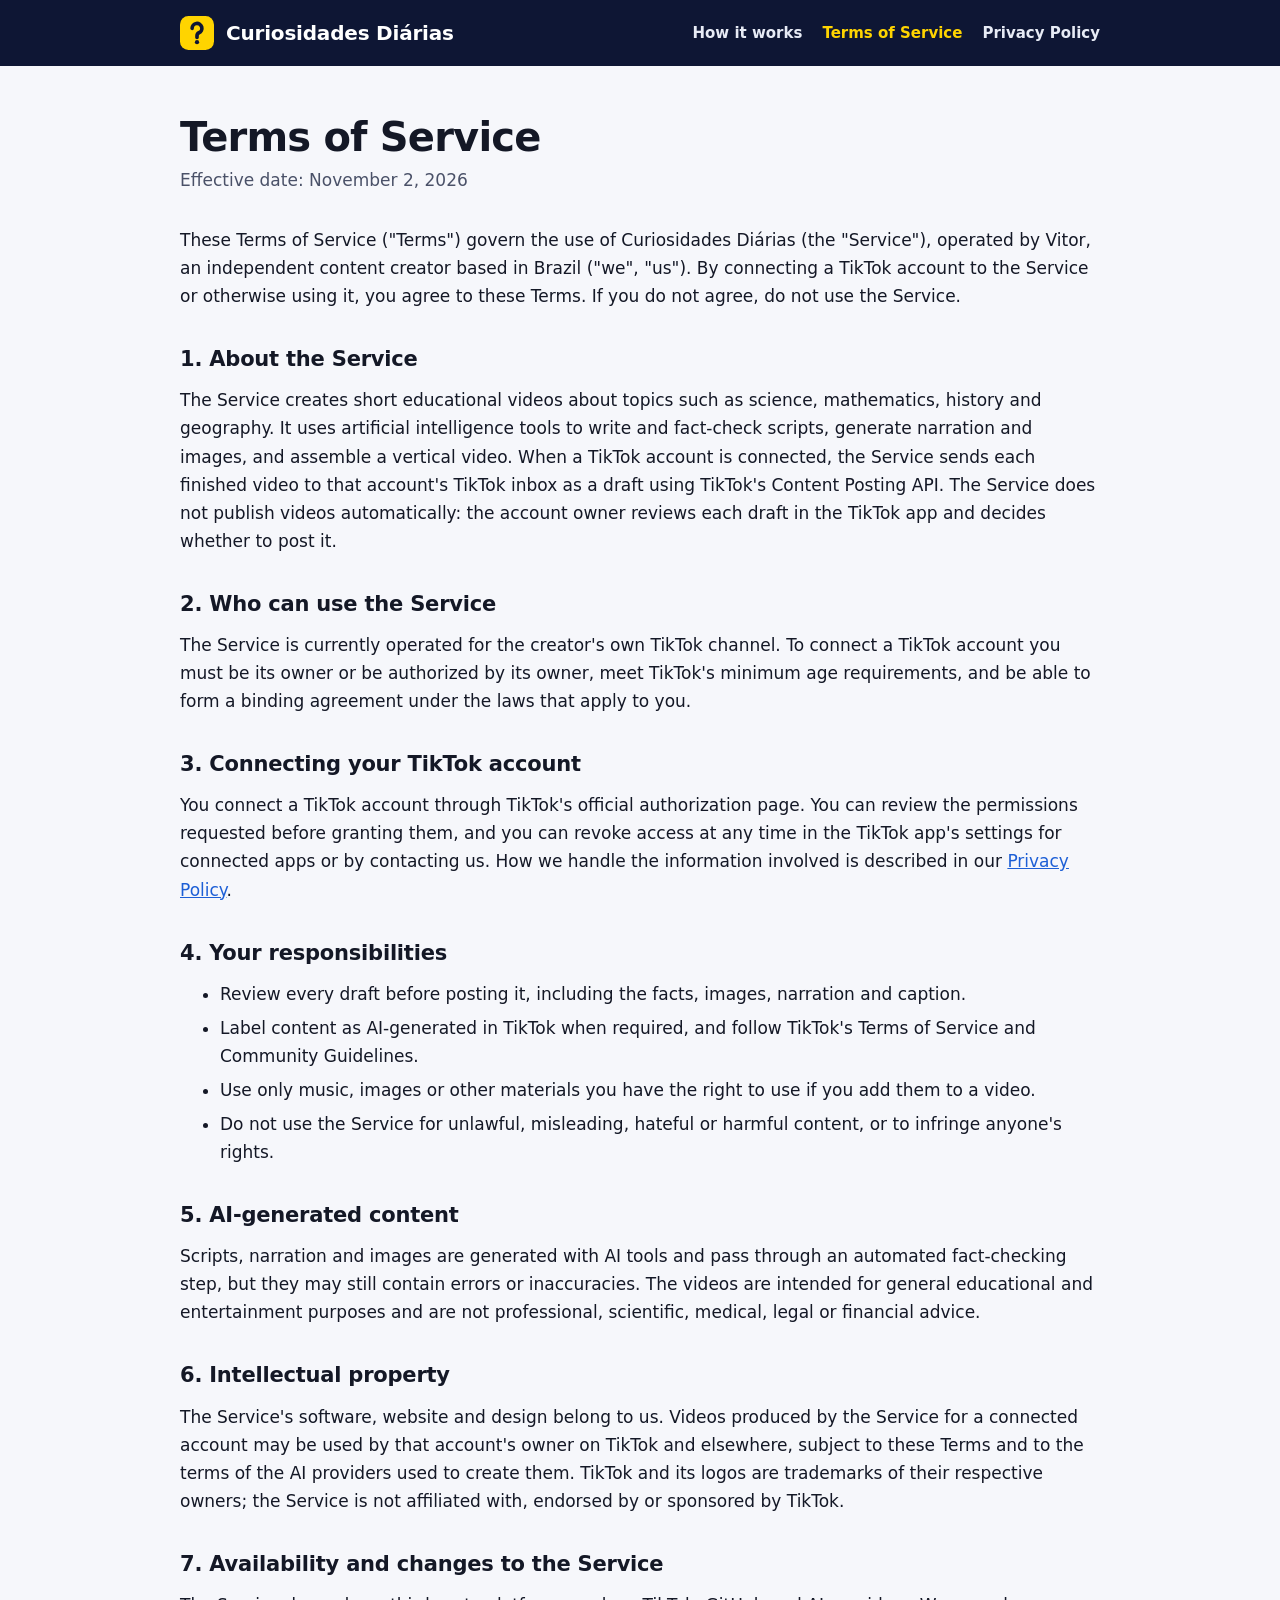
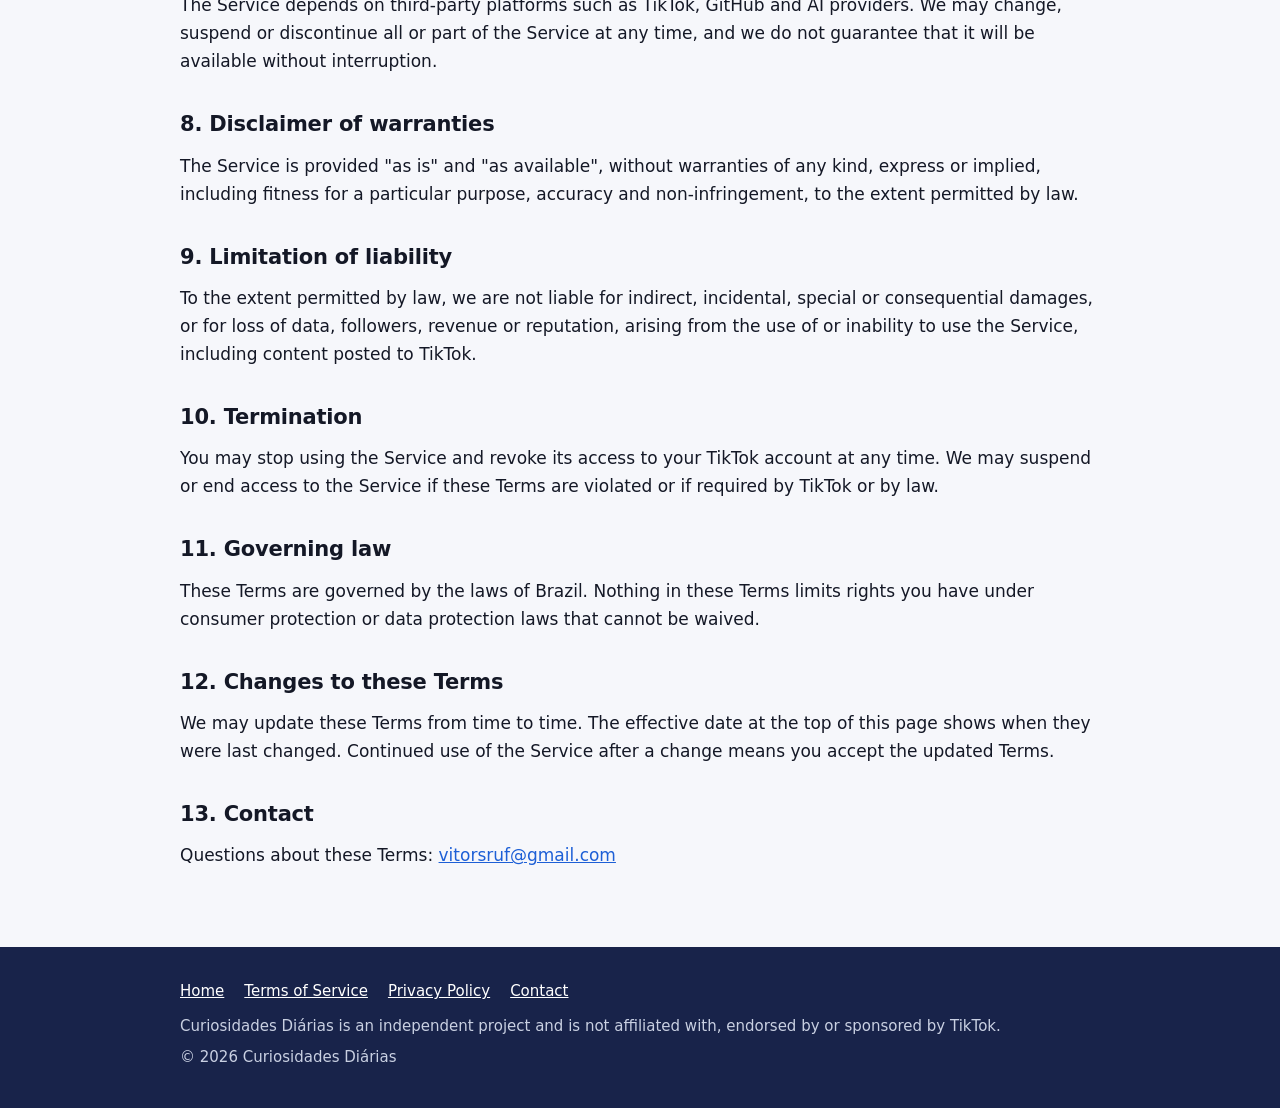
<file: terms.html>
<!doctype html>
<html lang="en">
<head>
<meta charset="utf-8">
<meta name="viewport" content="width=device-width, initial-scale=1">
<title>Terms of Service · Curiosidades Diárias</title>
<link rel="stylesheet" href="style.css">
</head>
<body>
<header class="site-header">
  <div class="wrap">
    <a class="brand" href="./">
      <svg width="34" height="34" viewBox="0 0 800 800" aria-hidden="true"><rect width="800" height="800" rx="200" fill="#FFD400"/><g transform="translate(0 -10)"><path d="M 285 300 A 115 115 0 1 1 445 405 Q 400 425 400 480 L 400 515" fill="none" stroke="#0E1634" stroke-width="86" stroke-linecap="round" stroke-linejoin="round"/><circle cx="400" cy="625" r="50" fill="#0E1634"/></g></svg>
      Curiosidades Diárias
    </a>
    <nav class="site-nav" aria-label="Main">
      <a href="./#how-it-works">How it works</a>
      <a href="terms.html" aria-current="page">Terms of Service</a>
      <a href="privacy.html">Privacy Policy</a>
    </nav>
  </div>
</header>

<main class="wrap doc">
  <h1>Terms of Service</h1>
  <p class="meta">Effective date: November 2, 2026</p>

  <p>These Terms of Service ("Terms") govern the use of Curiosidades Diárias (the "Service"), operated by Vitor, an independent content creator based in Brazil ("we", "us"). By connecting a TikTok account to the Service or otherwise using it, you agree to these Terms. If you do not agree, do not use the Service.</p>

  <h2>1. About the Service</h2>
  <p>The Service creates short educational videos about topics such as science, mathematics, history and geography. It uses artificial intelligence tools to write and fact-check scripts, generate narration and images, and assemble a vertical video. When a TikTok account is connected, the Service sends each finished video to that account's TikTok inbox as a draft using TikTok's Content Posting API. The Service does not publish videos automatically: the account owner reviews each draft in the TikTok app and decides whether to post it.</p>

  <h2>2. Who can use the Service</h2>
  <p>The Service is currently operated for the creator's own TikTok channel. To connect a TikTok account you must be its owner or be authorized by its owner, meet TikTok's minimum age requirements, and be able to form a binding agreement under the laws that apply to you.</p>

  <h2>3. Connecting your TikTok account</h2>
  <p>You connect a TikTok account through TikTok's official authorization page. You can review the permissions requested before granting them, and you can revoke access at any time in the TikTok app's settings for connected apps or by contacting us. How we handle the information involved is described in our <a href="privacy.html">Privacy Policy</a>.</p>

  <h2>4. Your responsibilities</h2>
  <ul>
    <li>Review every draft before posting it, including the facts, images, narration and caption.</li>
    <li>Label content as AI-generated in TikTok when required, and follow TikTok's Terms of Service and Community Guidelines.</li>
    <li>Use only music, images or other materials you have the right to use if you add them to a video.</li>
    <li>Do not use the Service for unlawful, misleading, hateful or harmful content, or to infringe anyone's rights.</li>
  </ul>

  <h2>5. AI-generated content</h2>
  <p>Scripts, narration and images are generated with AI tools and pass through an automated fact-checking step, but they may still contain errors or inaccuracies. The videos are intended for general educational and entertainment purposes and are not professional, scientific, medical, legal or financial advice.</p>

  <h2>6. Intellectual property</h2>
  <p>The Service's software, website and design belong to us. Videos produced by the Service for a connected account may be used by that account's owner on TikTok and elsewhere, subject to these Terms and to the terms of the AI providers used to create them. TikTok and its logos are trademarks of their respective owners; the Service is not affiliated with, endorsed by or sponsored by TikTok.</p>

  <h2>7. Availability and changes to the Service</h2>
  <p>The Service depends on third-party platforms such as TikTok, GitHub and AI providers. We may change, suspend or discontinue all or part of the Service at any time, and we do not guarantee that it will be available without interruption.</p>

  <h2>8. Disclaimer of warranties</h2>
  <p>The Service is provided "as is" and "as available", without warranties of any kind, express or implied, including fitness for a particular purpose, accuracy and non-infringement, to the extent permitted by law.</p>

  <h2>9. Limitation of liability</h2>
  <p>To the extent permitted by law, we are not liable for indirect, incidental, special or consequential damages, or for loss of data, followers, revenue or reputation, arising from the use of or inability to use the Service, including content posted to TikTok.</p>

  <h2>10. Termination</h2>
  <p>You may stop using the Service and revoke its access to your TikTok account at any time. We may suspend or end access to the Service if these Terms are violated or if required by TikTok or by law.</p>

  <h2>11. Governing law</h2>
  <p>These Terms are governed by the laws of Brazil. Nothing in these Terms limits rights you have under consumer protection or data protection laws that cannot be waived.</p>

  <h2>12. Changes to these Terms</h2>
  <p>We may update these Terms from time to time. The effective date at the top of this page shows when they were last changed. Continued use of the Service after a change means you accept the updated Terms.</p>

  <h2>13. Contact</h2>
  <p>Questions about these Terms: <a href="mailto:vitorsruf@gmail.com">vitorsruf@gmail.com</a></p>
</main>

<footer class="site-footer">
  <div class="wrap">
    <div class="links">
      <a href="./">Home</a>
      <a href="terms.html">Terms of Service</a>
      <a href="privacy.html">Privacy Policy</a>
      <a href="mailto:vitorsruf@gmail.com">Contact</a>
    </div>
    <p>Curiosidades Diárias is an independent project and is not affiliated with, endorsed by or sponsored by TikTok.</p>
    <p>© 2026 Curiosidades Diárias</p>
  </div>
</footer>
</body>
</html>
</file>
<file: style.css>
:root {
  --navy: #0E1634;
  --navy-2: #18234A;
  --yellow: #FFD400;
  --blue: #48C8FF;
  --ink: #141826;
  --muted: #4A5168;
  --paper: #F6F7FB;
  --line: #DFE3EC;
  --radius: 14px;
}

* { box-sizing: border-box; }

html { -webkit-text-size-adjust: 100%; }

body {
  margin: 0;
  background: var(--paper);
  color: var(--ink);
  font: 17px/1.65 system-ui, -apple-system, "Segoe UI", Roboto, "Helvetica Neue", Arial, sans-serif;
}

a { color: #1D5FD6; }
a:hover { color: #123E8E; }

.wrap { width: min(920px, 100% - 32px); margin-inline: auto; }

/* Topo */
.site-header { background: var(--navy); color: #fff; }
.site-header .wrap {
  display: flex; flex-wrap: wrap; align-items: center; justify-content: space-between;
  gap: 12px 24px; padding-block: 16px;
}
.brand {
  display: inline-flex; align-items: center; gap: 12px;
  color: #fff; text-decoration: none; font-weight: 800; font-size: 20px; letter-spacing: -0.01em;
}
.brand:hover { color: #fff; }
.brand svg { flex: none; }
.site-nav { display: flex; flex-wrap: wrap; gap: 6px 20px; }
.site-nav a { color: #E7EBF5; text-decoration: none; font-weight: 600; font-size: 15px; }
.site-nav a:hover, .site-nav a[aria-current="page"] { color: var(--yellow); }

/* Capa */
.hero { background: var(--navy); color: #fff; padding: 56px 0 72px; }
.hero h1 { margin: 0 0 16px; font-size: clamp(34px, 6vw, 54px); line-height: 1.1; letter-spacing: -0.02em; }
.hero h1 span { color: var(--yellow); }
.hero p { margin: 0; max-width: 640px; font-size: 19px; color: #D9DFEE; }

/* Conteúdo */
main { padding: 48px 0 64px; }
section + section { margin-top: 48px; }
h2 { font-size: 26px; line-height: 1.25; margin: 0 0 14px; letter-spacing: -0.01em; }
h3 { font-size: 19px; margin: 28px 0 8px; }
p, ul, ol { margin: 0 0 14px; }
li + li { margin-top: 6px; }
code { font-size: 0.92em; background: #E9ECF4; padding: 1px 6px; border-radius: 6px; }

.steps { list-style: none; padding: 0; display: grid; gap: 14px; grid-template-columns: repeat(auto-fit, minmax(200px, 1fr)); }
.steps li {
  margin: 0; background: #fff; border: 1px solid var(--line); border-radius: var(--radius); padding: 20px;
}
.steps .num {
  display: inline-grid; place-items: center; width: 34px; height: 34px; border-radius: 50%;
  background: var(--yellow); color: var(--navy); font-weight: 800; margin-bottom: 10px;
}
.steps strong { display: block; margin-bottom: 4px; }
.steps span.txt { color: var(--muted); font-size: 15.5px; }

.card { background: #fff; border: 1px solid var(--line); border-radius: var(--radius); padding: 24px; }
.scopes { display: grid; gap: 12px; padding: 0; list-style: none; }
.scopes li { margin: 0; }
.scopes code { background: var(--navy); color: var(--yellow); }

.doc h1 { font-size: clamp(30px, 5vw, 40px); line-height: 1.15; margin: 0 0 6px; letter-spacing: -0.02em; }
.doc .meta { color: var(--muted); margin-bottom: 32px; }
.doc h2 { font-size: 21px; margin-top: 36px; }

/* Rodapé */
.site-footer { background: var(--navy-2); color: #C9D0E2; padding: 32px 0; font-size: 15px; }
.site-footer .links { display: flex; flex-wrap: wrap; gap: 6px 20px; margin-bottom: 10px; }
.site-footer a { color: #fff; }
.site-footer a:hover { color: var(--yellow); }
.site-footer p { margin: 0 0 6px; }

/* Retorno do login */
.status { max-width: 640px; }
.status .badge {
  display: inline-block; padding: 4px 12px; border-radius: 999px; font-weight: 700; font-size: 14px; margin-bottom: 12px;
}
.badge.ok { background: #DDF6E6; color: #0B6B33; }
.badge.err { background: #FDE2E1; color: #9B1C1C; }
.badge.idle { background: #E9ECF4; color: var(--muted); }
.copy-row { display: flex; flex-wrap: wrap; gap: 10px; margin: 16px 0; }
.copy-row input {
  flex: 1 1 320px; min-width: 0; font: inherit; font-size: 14px; padding: 12px 14px;
  border: 1px solid var(--line); border-radius: 10px; background: #fff; color: var(--ink);
}
.copy-row button {
  font: inherit; font-weight: 700; padding: 12px 20px; min-height: 44px; border: 0; border-radius: 10px;
  background: var(--navy); color: #fff; cursor: pointer;
}
.copy-row button:hover { background: #1D2A5C; }
[hidden] { display: none !important; }
</file>
